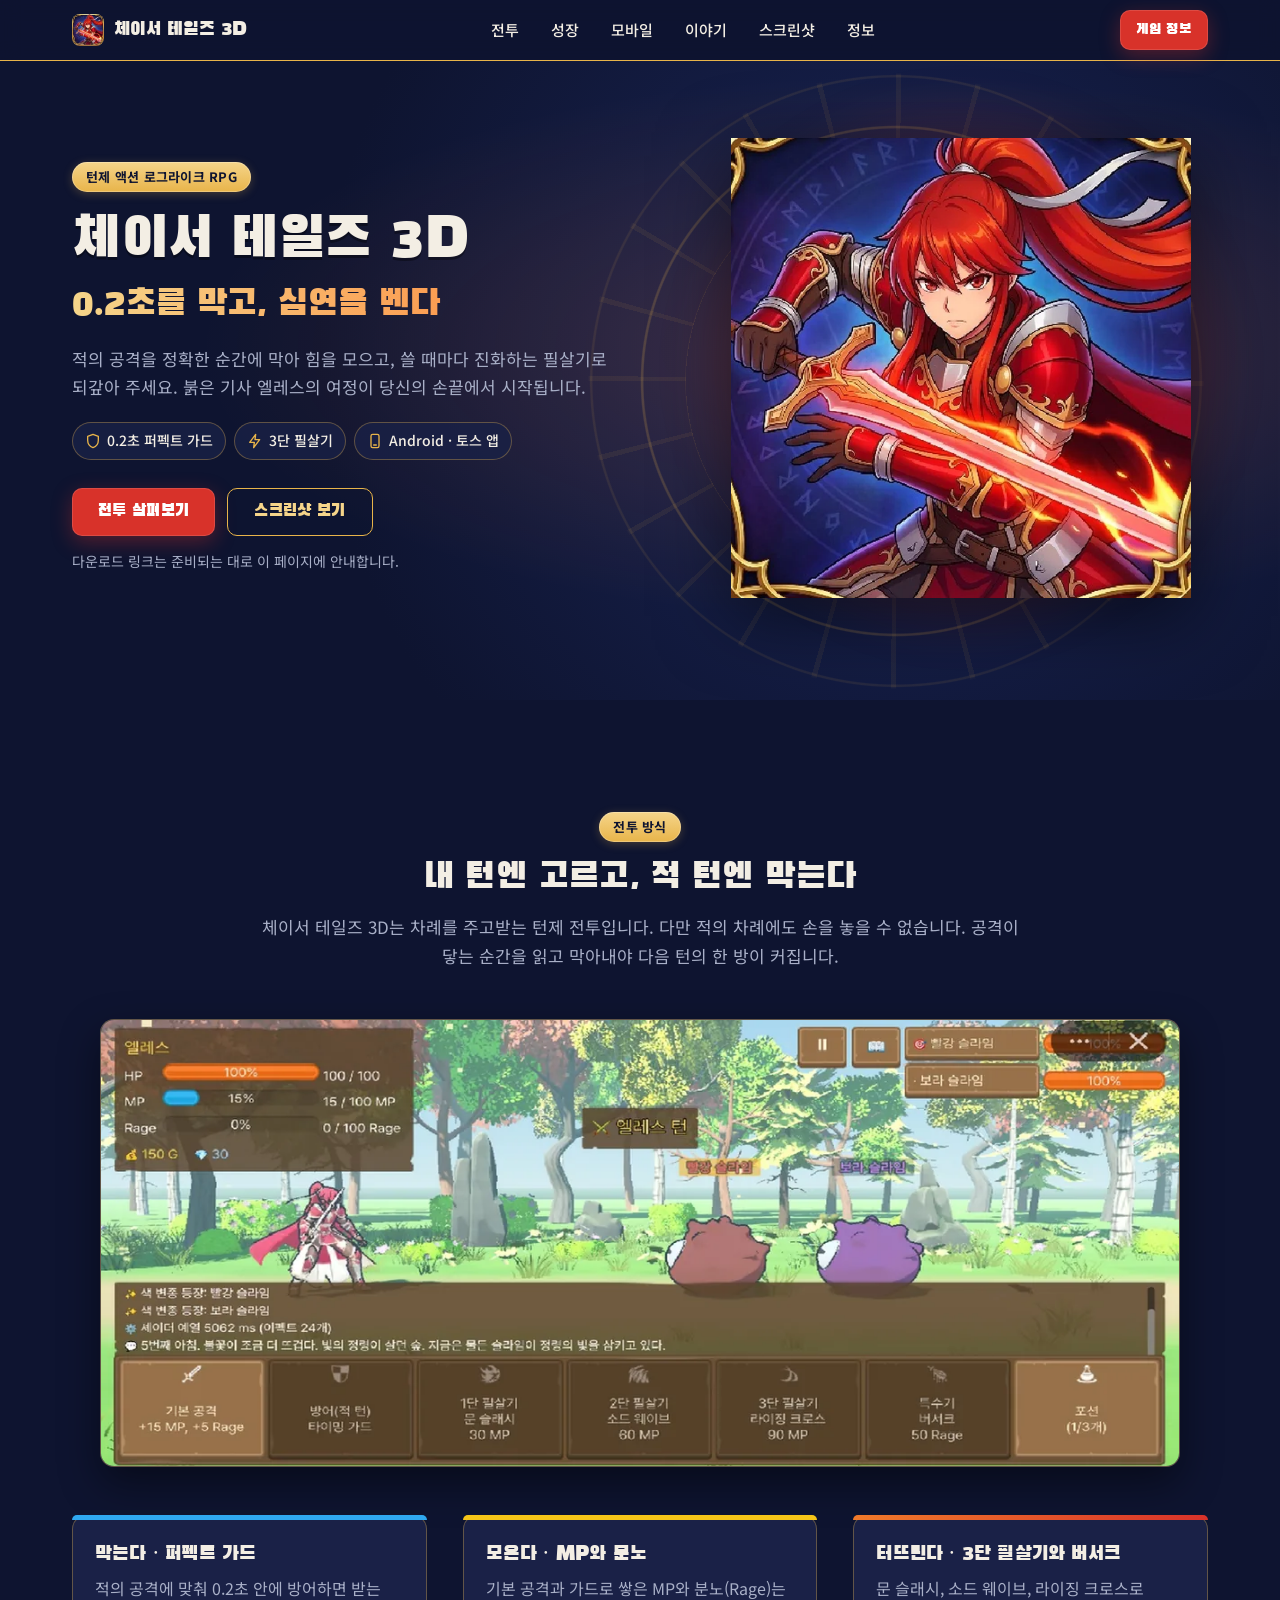
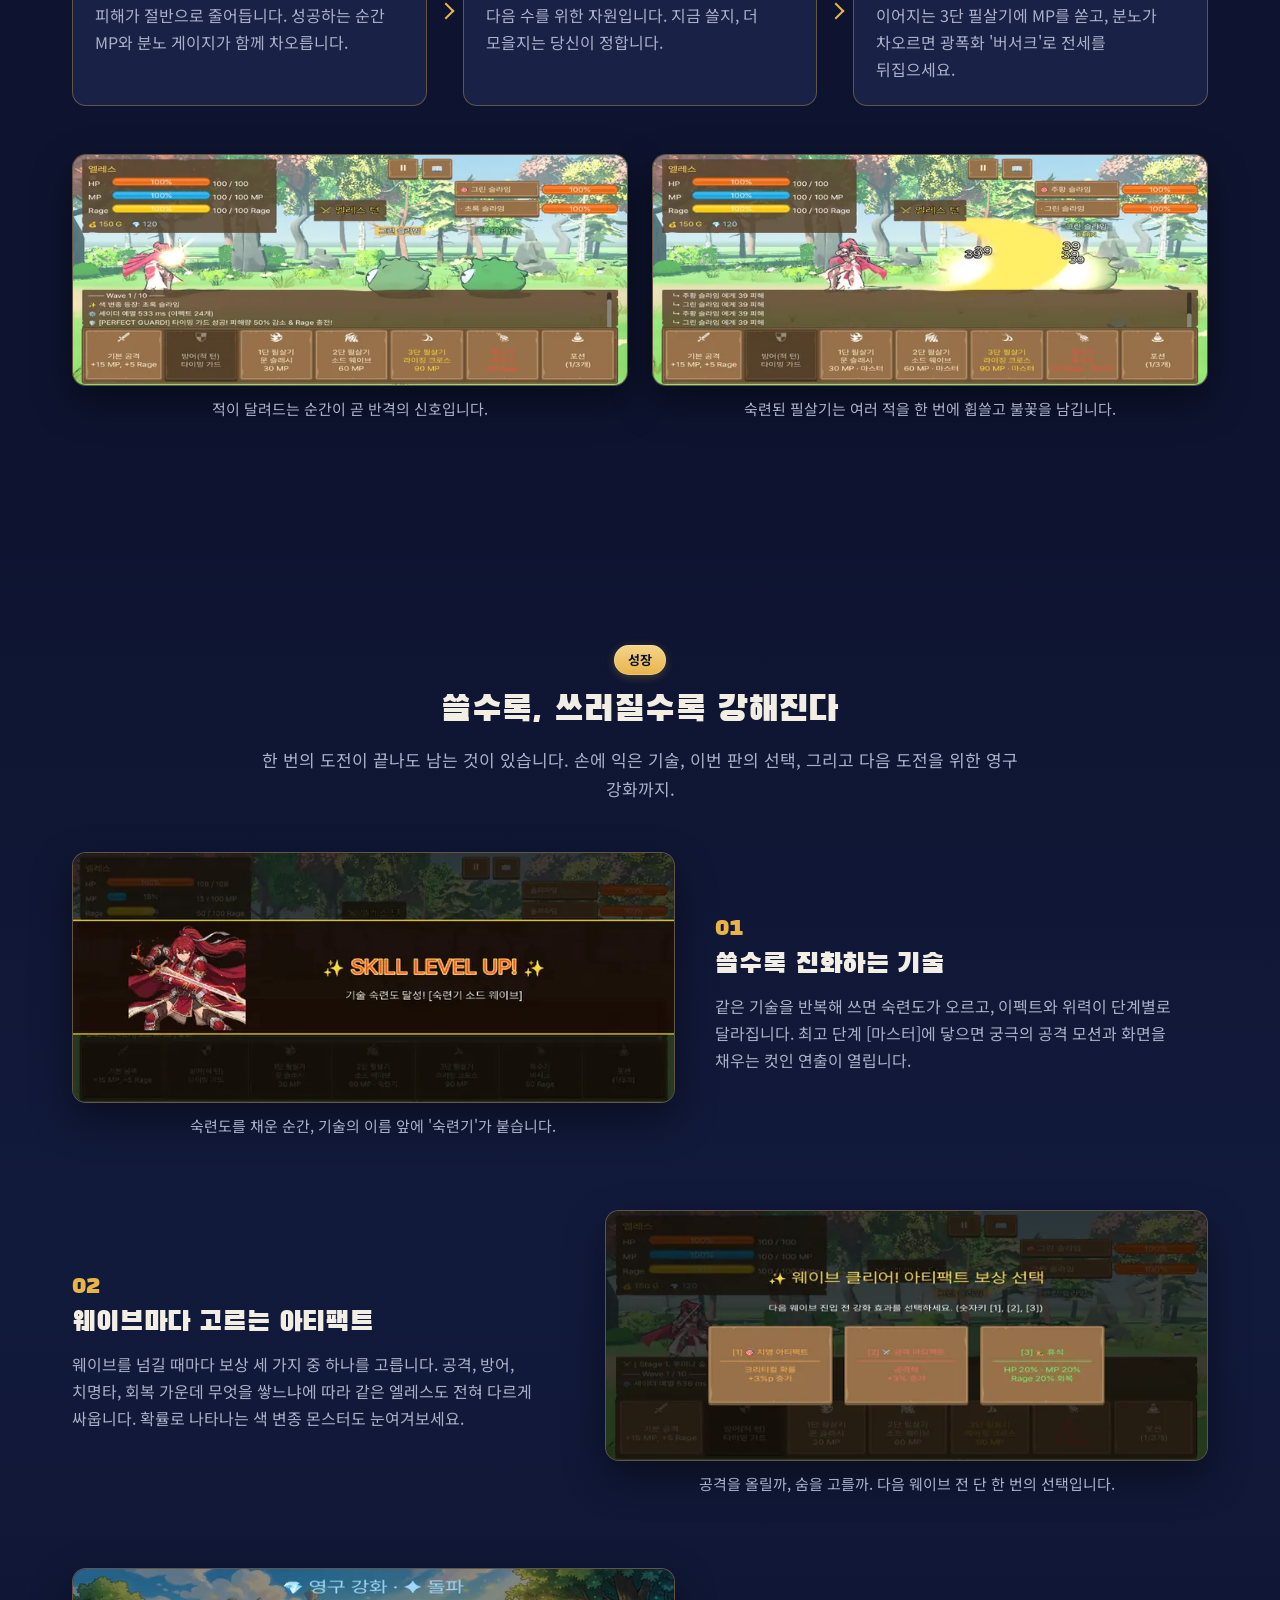
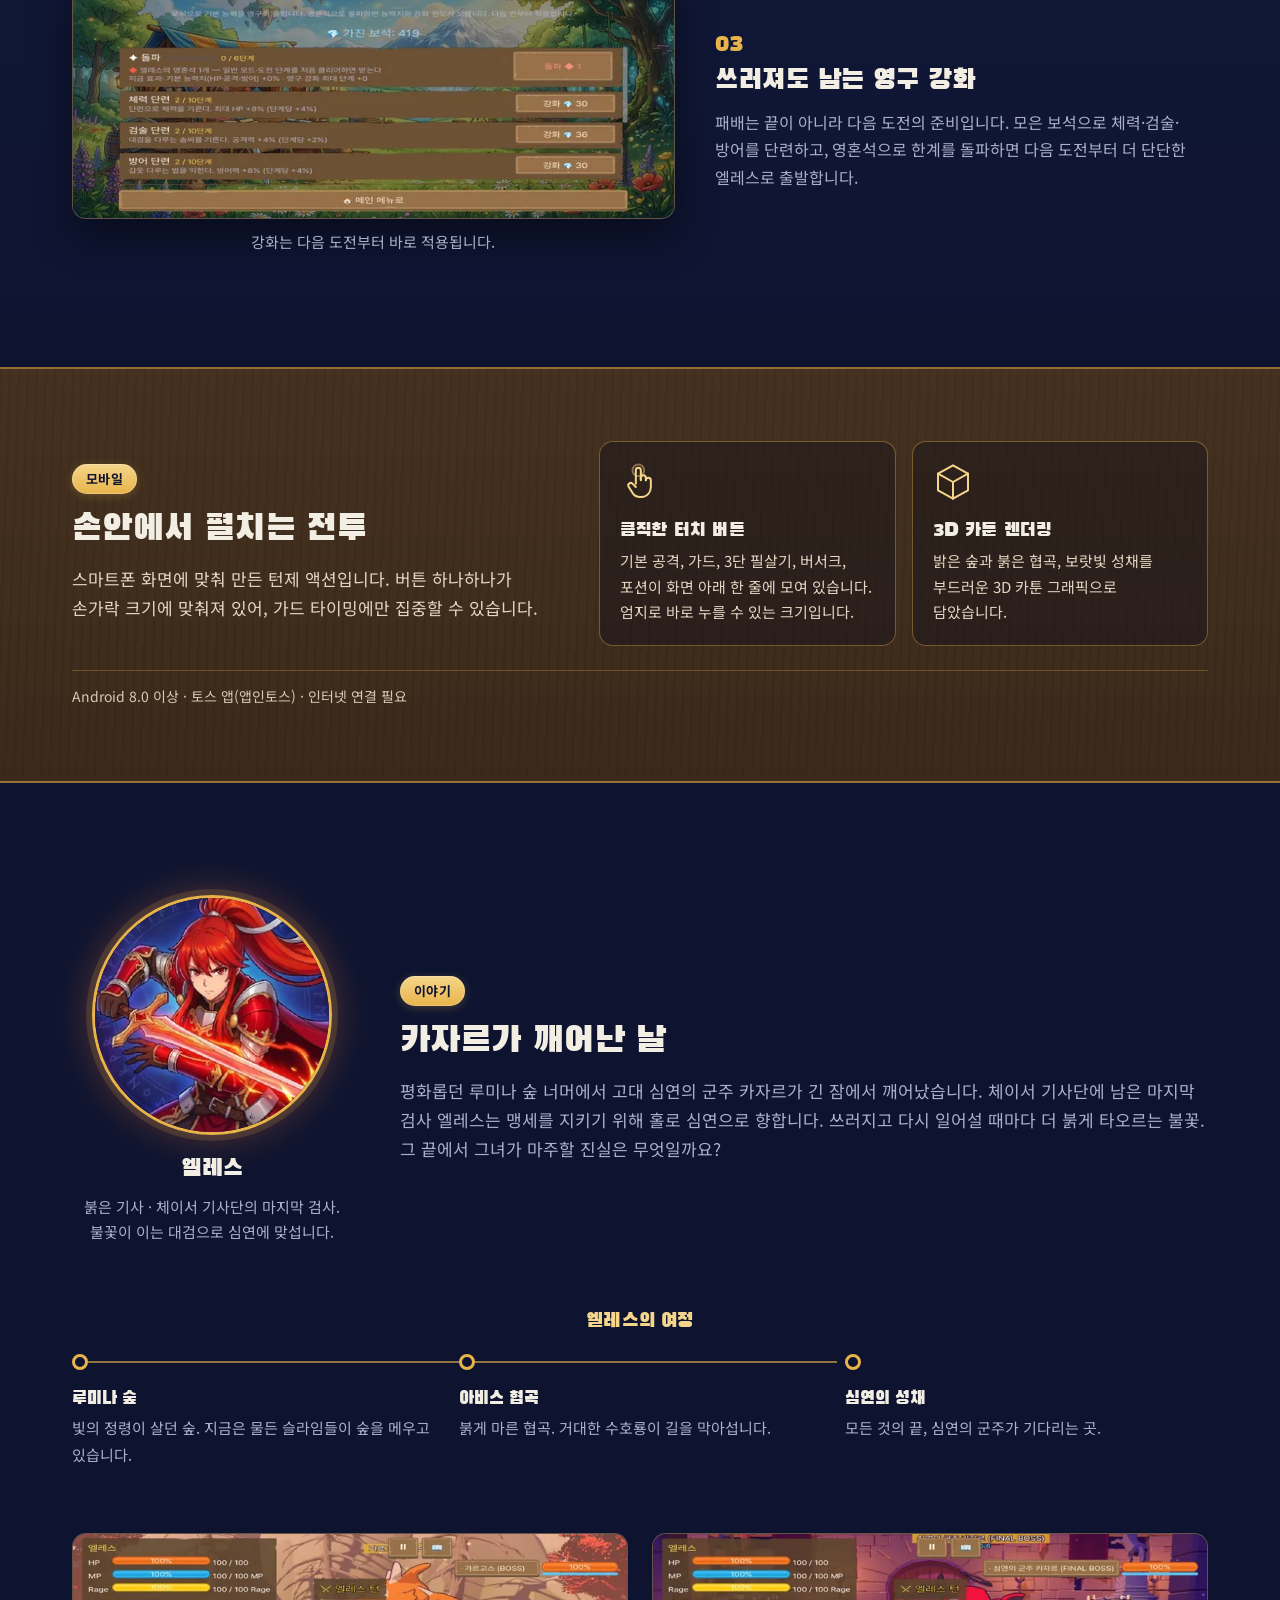
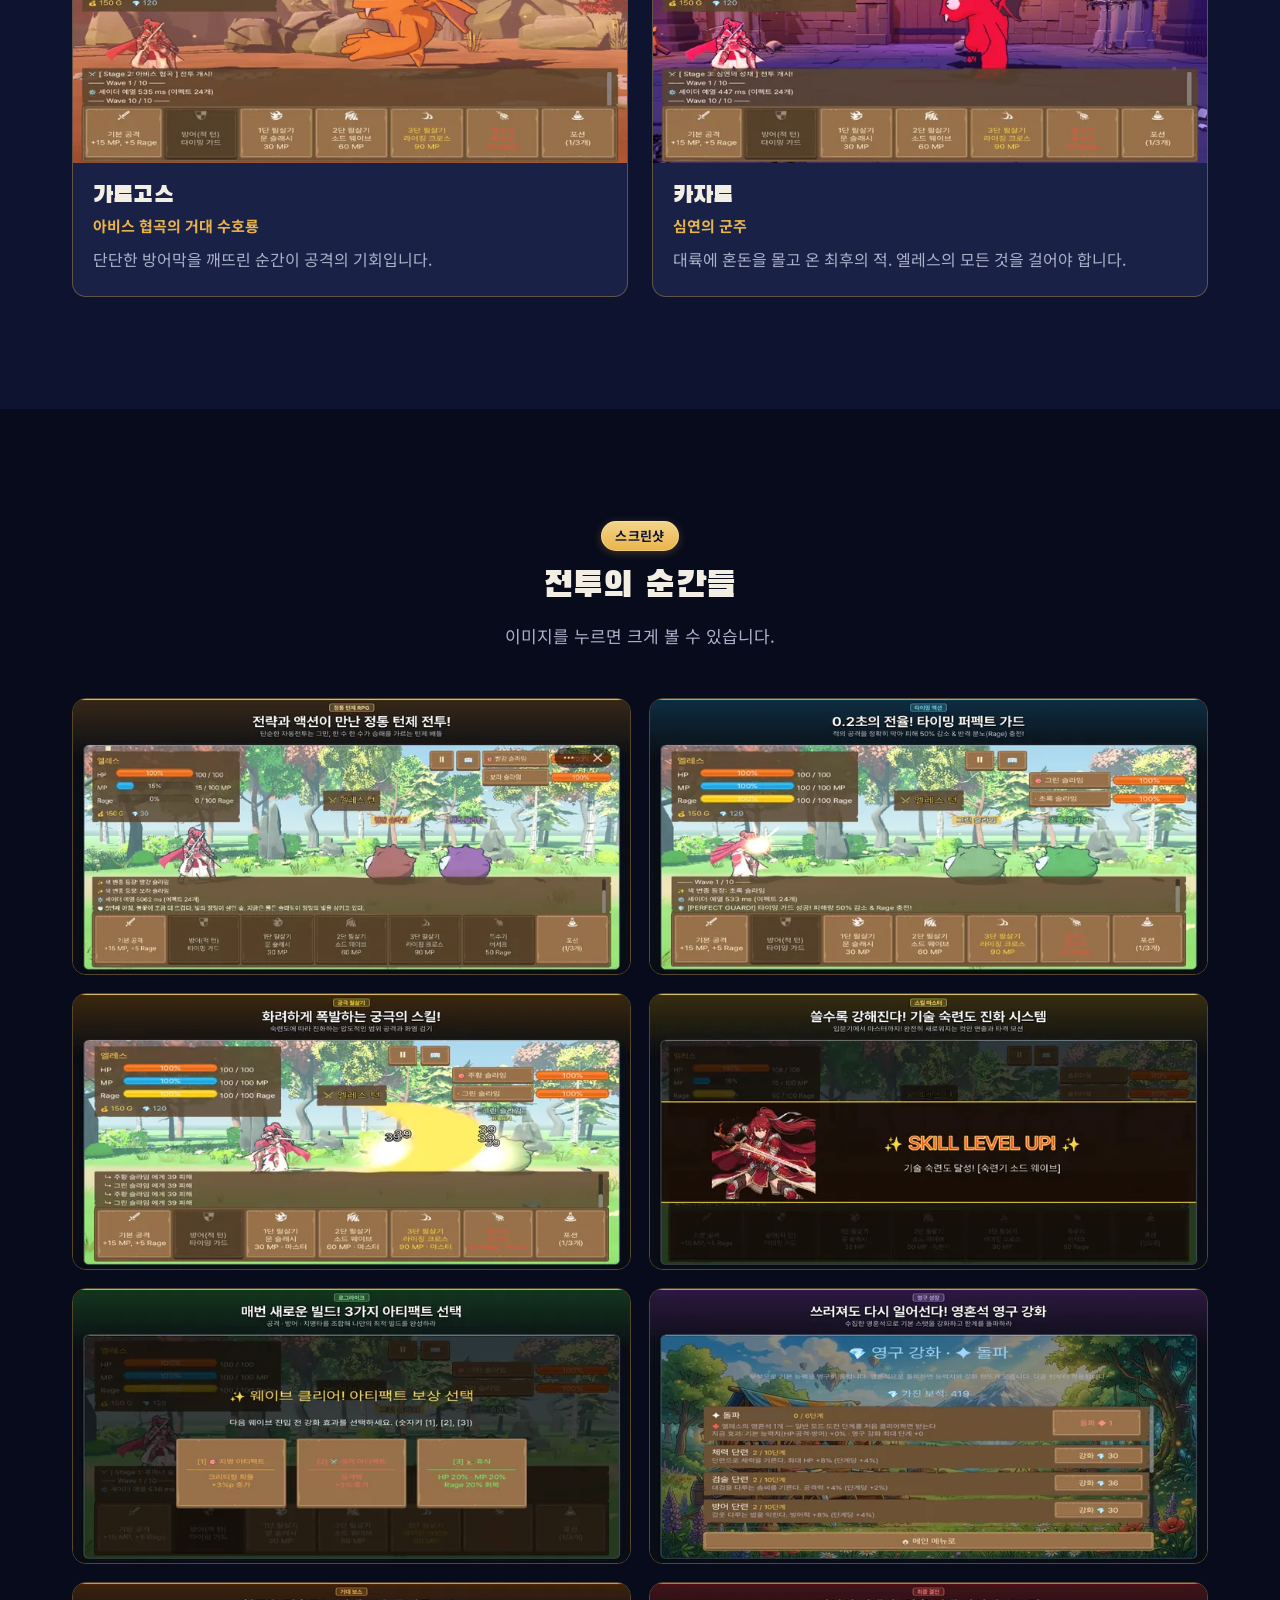
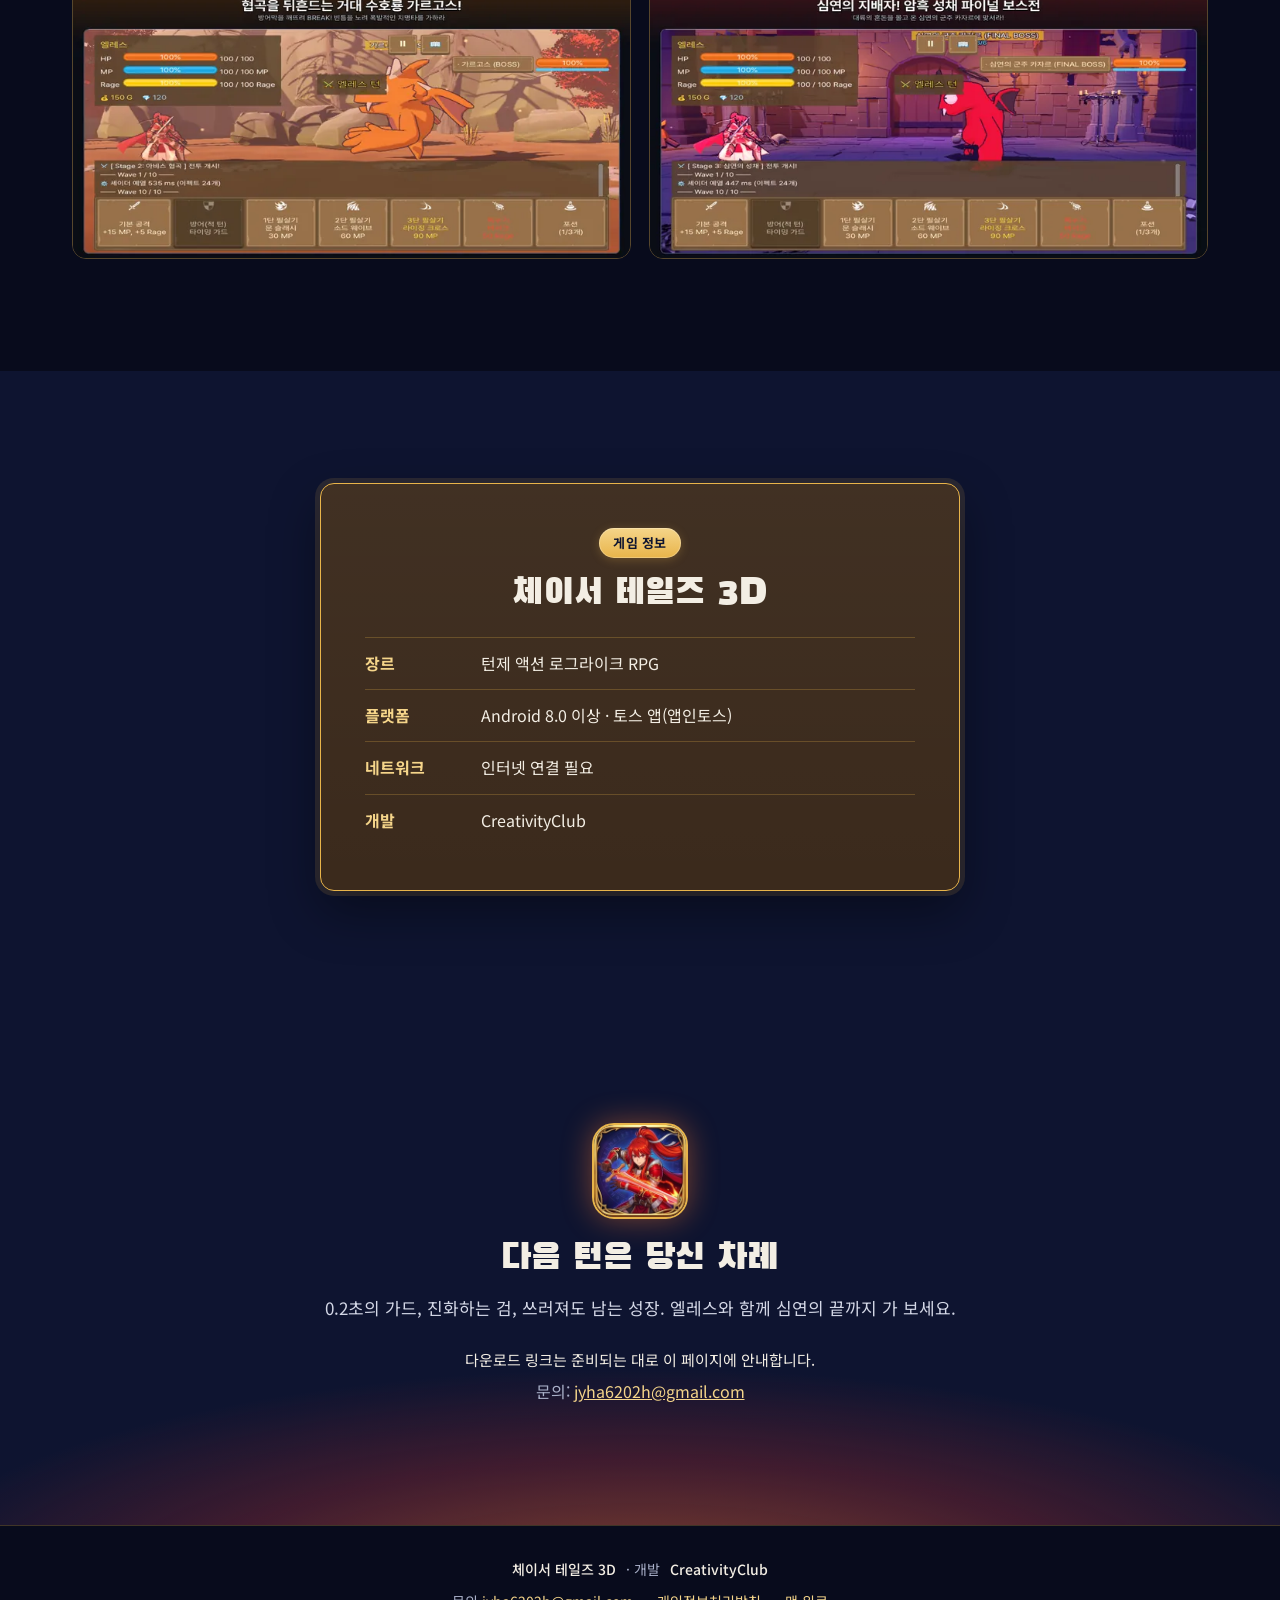
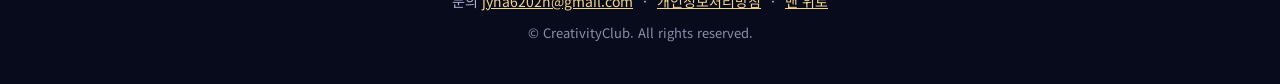
<file: site/index.html>
<!doctype html>
<html lang="ko" class="no-js">
<head>
  <meta charset="utf-8">
  <meta name="viewport" content="width=device-width, initial-scale=1">
  <title>체이서 테일즈 3D — 0.2초 가드의 턴제 액션 로그라이크 RPG</title>
  <meta name="description" content="적의 공격을 0.2초 타이밍으로 막고, 쓸수록 진화하는 필살기로 심연을 돌파하세요. 웨이브마다 아티팩트를 골라 빌드를 완성하는 3D 카툰 턴제 액션 로그라이크 RPG, 체이서 테일즈 3D.">
  <meta name="theme-color" content="#0E1430">
  <link rel="canonical" href="https://jyha6202h.github.io/chaser-tales/">

  <meta property="og:type" content="website">
  <meta property="og:site_name" content="체이서 테일즈 3D">
  <meta property="og:title" content="체이서 테일즈 3D — 0.2초를 막고, 심연을 벤다">
  <meta property="og:description" content="막고, 모으고, 터뜨리는 턴제 액션 로그라이크 RPG. 쓸수록 진화하는 기술로 심연의 군주에 맞서세요.">
  <meta property="og:url" content="https://jyha6202h.github.io/chaser-tales/">
  <meta property="og:image" content="https://jyha6202h.github.io/chaser-tales/assets/img/og-image.png">
  <meta property="og:image:width" content="1024">
  <meta property="og:image:height" content="500">
  <meta property="og:image:alt" content="쓸수록 강해진다! 기술 숙련도 진화 시스템 — 엘레스의 SKILL LEVEL UP 화면">
  <meta property="og:locale" content="ko_KR">
  <meta name="twitter:card" content="summary_large_image">

  <link rel="icon" type="image/png" sizes="32x32" href="assets/icons/favicon-32.png">
  <link rel="apple-touch-icon" href="assets/icons/apple-touch-icon.png">

  <link rel="preconnect" href="https://fonts.googleapis.com">
  <link rel="preconnect" href="https://fonts.gstatic.com" crossorigin>
  <link rel="stylesheet" href="https://fonts.googleapis.com/css2?family=Black+Han+Sans&family=Noto+Sans+KR:wght@400;500;700&display=swap">
  <link rel="stylesheet" href="css/style.css">
  <script>document.documentElement.className = 'js';</script>
  <script src="js/main.js" defer></script>
</head>
<body id="top">
  <a class="skip-link" href="#main">본문으로 건너뛰기</a>

  <!-- 0. 상단 내비게이션 -->
  <header class="site-header">
    <div class="container nav-bar">
      <a class="brand" href="#top">
        <img src="assets/img/logo-icon.webp" width="32" height="32" alt="">
        <span>체이서 테일즈 3D</span>
      </a>
      <button class="nav-toggle" type="button" aria-expanded="false" aria-controls="site-nav" aria-label="메뉴 열기">
        <span class="nav-toggle-bar" aria-hidden="true"></span>
      </button>
      <nav id="site-nav" class="site-nav" aria-label="주요 메뉴">
        <ul>
          <li><a href="#battle">전투</a></li>
          <li><a href="#growth">성장</a></li>
          <li><a href="#mobile">모바일</a></li>
          <li><a href="#story">이야기</a></li>
          <li><a href="#gallery">스크린샷</a></li>
          <li><a href="#info">정보</a></li>
        </ul>
      </nav>
      <!-- 스토어 URL이 정해지면 js/main.js의 STORE_LINKS에 넣는다. 비어 있으면 아래 대체 버튼이 그대로 보인다. -->
      <a class="btn btn-primary btn-sm nav-cta" href="#info" data-store-cta="nav">게임 정보</a>
    </div>
  </header>

  <main id="main">
    <!-- 1. 히어로 -->
    <section id="hero" class="hero" aria-labelledby="hero-title">
      <div class="hero-rune" aria-hidden="true"></div>
      <div class="container hero-grid">
        <div class="hero-art">
          <div class="hero-glow" aria-hidden="true"></div>
          <img src="assets/img/keyart.webp" width="600" height="600" alt="불꽃이 이는 검을 든 붉은 머리의 기사 엘레스" fetchpriority="high">
        </div>
        <div class="hero-text">
          <p class="badge">턴제 액션 로그라이크 RPG</p>
          <h1 id="hero-title" class="hero-title">체이서 테일즈 3D</h1>
          <p class="hero-headline">0.2초를 막고, 심연을 벤다</p>
          <p class="hero-sub">적의 공격을 정확한 순간에 막아 힘을 모으고, 쓸 때마다 진화하는 필살기로 되갚아 주세요. 붉은 기사 엘레스의 여정이 당신의 손끝에서 시작됩니다.</p>
          <ul class="chips">
            <li>
              <svg viewBox="0 0 24 24" aria-hidden="true"><path d="M12 2 4 5v6c0 5 3.4 9.4 8 11 4.6-1.6 8-6 8-11V5l-8-3Z"/></svg>
              0.2초 퍼펙트 가드
            </li>
            <li>
              <svg viewBox="0 0 24 24" aria-hidden="true"><path d="M13 2 4 14h7l-1 8 9-12h-7l1-8Z"/></svg>
              3단 필살기
            </li>
            <li>
              <svg viewBox="0 0 24 24" aria-hidden="true"><rect x="6" y="2" width="12" height="20" rx="2.5"/><path d="M10 18h4"/></svg>
              Android · 토스 앱
            </li>
          </ul>
          <div class="hero-actions">
            <a class="btn btn-primary" href="#battle" data-store-cta="hero">전투 살펴보기</a>
            <a class="btn btn-outline" href="#gallery">스크린샷 보기</a>
          </div>
          <p class="store-note" data-store-fallback>다운로드 링크는 준비되는 대로 이 페이지에 안내합니다.</p>
        </div>
      </div>
    </section>

    <!-- 2. 전투 한눈에 -->
    <section id="battle" class="section" aria-labelledby="battle-title">
      <div class="container">
        <header class="section-head reveal">
          <p class="badge">전투 방식</p>
          <h2 id="battle-title">내 턴엔 고르고, 적 턴엔 막는다</h2>
          <p class="lead">체이서 테일즈 3D는 차례를 주고받는 턴제 전투입니다. 다만 적의 차례에도 손을 놓을 수 없습니다. 공격이 닿는 순간을 읽고 막아내야 다음 턴의 한 방이 커집니다.</p>
        </header>

        <figure class="shot shot-main reveal">
          <img src="assets/img/combat-turn-shot-1200.webp"
               srcset="assets/img/combat-turn-shot-720.webp 720w, assets/img/combat-turn-shot-1200.webp 1200w"
               sizes="(min-width: 1200px) 1080px, 92vw"
               width="1200" height="496" loading="lazy"
               alt="루미나 숲에서 엘레스가 빨강·보라 슬라임과 마주한 턴제 전투 화면. 하단에 기본 공격, 타이밍 가드, 3단 필살기, 버서크, 포션 버튼이 있다">
        </figure>

        <ol class="steps">
          <li class="step step-guard reveal">
            <h3>막는다 · 퍼펙트 가드</h3>
            <p>적의 공격에 맞춰 0.2초 안에 방어하면 받는 피해가 절반으로 줄어듭니다. 성공하는 순간 MP와 분노 게이지가 함께 차오릅니다.</p>
          </li>
          <li class="step step-charge reveal">
            <h3>모은다 · MP와 분노</h3>
            <p>기본 공격과 가드로 쌓은 MP와 분노(Rage)는 다음 수를 위한 자원입니다. 지금 쓸지, 더 모을지는 당신이 정합니다.</p>
          </li>
          <li class="step step-burst reveal">
            <h3>터뜨린다 · 3단 필살기와 버서크</h3>
            <p>문 슬래시, 소드 웨이브, 라이징 크로스로 이어지는 3단 필살기에 MP를 쏟고, 분노가 차오르면 광폭화 '버서크'로 전세를 뒤집으세요.</p>
          </li>
        </ol>

        <div class="shot-pair">
          <figure class="shot reveal">
            <img src="assets/img/perfect-guard-shot-720.webp"
                 srcset="assets/img/perfect-guard-shot-720.webp 720w, assets/img/perfect-guard-shot-1200.webp 1200w"
                 sizes="(min-width: 768px) 46vw, 92vw"
                 width="720" height="298" loading="lazy"
                 alt="엘레스가 슬라임의 공격을 타이밍 가드로 막아내는 장면">
            <figcaption>적이 달려드는 순간이 곧 반격의 신호입니다.</figcaption>
          </figure>
          <figure class="shot reveal">
            <img src="assets/img/skill-action-shot-720.webp"
                 srcset="assets/img/skill-action-shot-720.webp 720w, assets/img/skill-action-shot-1200.webp 1200w"
                 sizes="(min-width: 768px) 46vw, 92vw"
                 width="720" height="298" loading="lazy"
                 alt="엘레스의 범위 필살기가 두 슬라임을 동시에 타격하며 화염 상태를 거는 장면">
            <figcaption>숙련된 필살기는 여러 적을 한 번에 휩쓸고 불꽃을 남깁니다.</figcaption>
          </figure>
        </div>
      </div>
    </section>

    <!-- 3. 핵심 기능: 성장 -->
    <section id="growth" class="section section-alt" aria-labelledby="growth-title">
      <div class="container">
        <header class="section-head reveal">
          <p class="badge">성장</p>
          <h2 id="growth-title">쓸수록, 쓰러질수록 강해진다</h2>
          <p class="lead">한 번의 도전이 끝나도 남는 것이 있습니다. 손에 익은 기술, 이번 판의 선택, 그리고 다음 도전을 위한 영구 강화까지.</p>
        </header>

        <div class="features">
          <article class="feature reveal">
            <figure class="shot">
              <img src="assets/img/skill-mastery-shot-720.webp"
                   srcset="assets/img/skill-mastery-shot-720.webp 720w, assets/img/skill-mastery-shot-1200.webp 1200w"
                   sizes="(min-width: 1200px) 620px, (min-width: 768px) 54vw, 92vw"
                   width="720" height="298" loading="lazy"
                   alt="전투 중 'SKILL LEVEL UP' 배너와 함께 엘레스의 컷인이 나타나고 '숙련기 소드 웨이브' 달성을 알리는 화면">
              <figcaption>숙련도를 채운 순간, 기술의 이름 앞에 '숙련기'가 붙습니다.</figcaption>
            </figure>
            <div class="feature-text">
              <p class="feature-num" aria-hidden="true">01</p>
              <h3>쓸수록 진화하는 기술</h3>
              <p>같은 기술을 반복해 쓰면 숙련도가 오르고, 이펙트와 위력이 단계별로 달라집니다. 최고 단계 [마스터]에 닿으면 궁극의 공격 모션과 화면을 채우는 컷인 연출이 열립니다.</p>
            </div>
          </article>

          <article class="feature reveal">
            <figure class="shot">
              <img src="assets/img/artifact-select-shot-720.webp"
                   srcset="assets/img/artifact-select-shot-720.webp 720w, assets/img/artifact-select-shot-1200.webp 1200w"
                   sizes="(min-width: 1200px) 620px, (min-width: 768px) 54vw, 92vw"
                   width="720" height="298" loading="lazy"
                   alt="웨이브 클리어 후 치명 아티팩트, 공격 아티팩트, 휴식 중 하나를 고르는 보상 선택 화면">
              <figcaption>공격을 올릴까, 숨을 고를까. 다음 웨이브 전 단 한 번의 선택입니다.</figcaption>
            </figure>
            <div class="feature-text">
              <p class="feature-num" aria-hidden="true">02</p>
              <h3>웨이브마다 고르는 아티팩트</h3>
              <p>웨이브를 넘길 때마다 보상 세 가지 중 하나를 고릅니다. 공격, 방어, 치명타, 회복 가운데 무엇을 쌓느냐에 따라 같은 엘레스도 전혀 다르게 싸웁니다. 확률로 나타나는 색 변종 몬스터도 눈여겨보세요.</p>
            </div>
          </article>

          <article class="feature reveal">
            <figure class="shot">
              <img src="assets/img/meta-upgrade-shot-720.webp"
                   srcset="assets/img/meta-upgrade-shot-720.webp 720w, assets/img/meta-upgrade-shot-1200.webp 1200w"
                   sizes="(min-width: 1200px) 620px, (min-width: 768px) 54vw, 92vw"
                   width="720" height="298" loading="lazy"
                   alt="보석으로 체력 단련, 검술 단련, 방어 단련을 올리고 영혼석으로 돌파하는 영구 강화 화면">
              <figcaption>강화는 다음 도전부터 바로 적용됩니다.</figcaption>
            </figure>
            <div class="feature-text">
              <p class="feature-num" aria-hidden="true">03</p>
              <h3>쓰러져도 남는 영구 강화</h3>
              <p>패배는 끝이 아니라 다음 도전의 준비입니다. 모은 보석으로 체력·검술·방어를 단련하고, 영혼석으로 한계를 돌파하면 다음 도전부터 더 단단한 엘레스로 출발합니다.</p>
            </div>
          </article>
        </div>
      </div>
    </section>

    <!-- 4. 모바일 플레이 블록 -->
    <section id="mobile" class="section-band" aria-labelledby="mobile-title">
      <div class="container band-grid">
        <div class="band-text reveal">
          <p class="badge">모바일</p>
          <h2 id="mobile-title">손안에서 펼치는 전투</h2>
          <p class="lead">스마트폰 화면에 맞춰 만든 턴제 액션입니다. 버튼 하나하나가 손가락 크기에 맞춰져 있어, 가드 타이밍에만 집중할 수 있습니다.</p>
        </div>
        <ul class="band-cards">
          <li class="band-card reveal">
            <svg viewBox="0 0 48 48" aria-hidden="true">
              <path d="M19 26V10a3 3 0 0 1 6 0v12"/>
              <path d="M25 21v-2a3 3 0 0 1 6 0v3"/>
              <path d="M31 22a3 3 0 0 1 6 0v8c0 7-5 12-11 12h-2c-4 0-7-2-9-5l-5-8a3 3 0 0 1 5-3l4 4"/>
              <circle cx="22" cy="10" r="7" opacity=".45"/>
            </svg>
            <h3>큼직한 터치 버튼</h3>
            <p>기본 공격, 가드, 3단 필살기, 버서크, 포션이 화면 아래 한 줄에 모여 있습니다. 엄지로 바로 누를 수 있는 크기입니다.</p>
          </li>
          <li class="band-card reveal">
            <svg viewBox="0 0 48 48" aria-hidden="true">
              <path d="M24 4 42 14v20L24 44 6 34V14L24 4Z"/>
              <path d="M6 14l18 10 18-10M24 24v20"/>
            </svg>
            <h3>3D 카툰 렌더링</h3>
            <p>밝은 숲과 붉은 협곡, 보랏빛 성채를 부드러운 3D 카툰 그래픽으로 담았습니다.</p>
          </li>
        </ul>
        <p class="band-spec">Android 8.0 이상 · 토스 앱(앱인토스) · 인터넷 연결 필요</p>
      </div>
    </section>

    <!-- 5. 세계관·보스 (간결형) -->
    <section id="story" class="section" aria-labelledby="story-title">
      <div class="container">
        <div class="story-top reveal">
          <div class="hero-card">
            <img src="assets/img/keyart-240.webp" width="240" height="240" loading="lazy" alt="붉은 기사 엘레스의 초상">
            <p class="hero-card-name">엘레스</p>
            <p class="hero-card-desc">붉은 기사 · 체이서 기사단의 마지막 검사. 불꽃이 이는 대검으로 심연에 맞섭니다.</p>
          </div>
          <div class="story-text">
            <p class="badge">이야기</p>
            <h2 id="story-title">카자르가 깨어난 날</h2>
            <p class="lead">평화롭던 루미나 숲 너머에서 고대 심연의 군주 카자르가 긴 잠에서 깨어났습니다. 체이서 기사단에 남은 마지막 검사 엘레스는 맹세를 지키기 위해 홀로 심연으로 향합니다. 쓰러지고 다시 일어설 때마다 더 붉게 타오르는 불꽃. 그 끝에서 그녀가 마주할 진실은 무엇일까요?</p>
          </div>
        </div>

        <div class="journey reveal">
          <h3 class="journey-title">엘레스의 여정</h3>
          <ol class="timeline">
            <li><strong>루미나 숲</strong><span>빛의 정령이 살던 숲. 지금은 물든 슬라임들이 숲을 메우고 있습니다.</span></li>
            <li><strong>아비스 협곡</strong><span>붉게 마른 협곡. 거대한 수호룡이 길을 막아섭니다.</span></li>
            <li><strong>심연의 성채</strong><span>모든 것의 끝, 심연의 군주가 기다리는 곳.</span></li>
          </ol>
        </div>

        <div class="bosses">
          <article class="boss reveal">
            <img src="assets/img/dragon-boss-shot-720.webp"
                 srcset="assets/img/dragon-boss-shot-720.webp 720w, assets/img/dragon-boss-shot-1200.webp 1200w"
                 sizes="(min-width: 768px) 46vw, 92vw"
                 width="720" height="298" loading="lazy"
                 alt="붉은 협곡에서 엘레스가 주황빛 거대 수호룡 가르고스와 맞서는 보스전 화면">
            <div class="boss-body">
              <h3>가르고스</h3>
              <p class="boss-sub">아비스 협곡의 거대 수호룡</p>
              <p>단단한 방어막을 깨뜨린 순간이 공격의 기회입니다.</p>
            </div>
          </article>
          <article class="boss reveal">
            <img src="assets/img/final-boss-shot-720.webp"
                 srcset="assets/img/final-boss-shot-720.webp 720w, assets/img/final-boss-shot-1200.webp 1200w"
                 sizes="(min-width: 768px) 46vw, 92vw"
                 width="720" height="298" loading="lazy"
                 alt="보랏빛 성채 안에서 엘레스가 붉은 날개의 심연의 군주 카자르와 대치한 최종 보스전 화면">
            <div class="boss-body">
              <h3>카자르</h3>
              <p class="boss-sub">심연의 군주</p>
              <p>대륙에 혼돈을 몰고 온 최후의 적. 엘레스의 모든 것을 걸어야 합니다.</p>
            </div>
          </article>
        </div>
      </div>
    </section>

    <!-- 6. 스크린샷 갤러리 -->
    <section id="gallery" class="section section-deep" aria-labelledby="gallery-title">
      <div class="container">
        <header class="section-head reveal">
          <p class="badge">스크린샷</p>
          <h2 id="gallery-title">전투의 순간들</h2>
          <p class="lead">이미지를 누르면 크게 볼 수 있습니다.</p>
        </header>
        <ul class="gallery-grid">
          <li><a class="gallery-item" href="assets/img/promo-08-1504.webp"><img src="assets/img/promo-08-720.webp" width="720" height="355" loading="lazy" alt="전략과 액션이 만난 정통 턴제 전투! 단순한 자동전투는 그만, 한 수 한 수가 승패를 가르는 턴제 배틀"></a></li>
          <li><a class="gallery-item" href="assets/img/promo-02-1504.webp"><img src="assets/img/promo-02-720.webp" width="720" height="355" loading="lazy" alt="0.2초의 전율! 타이밍 퍼펙트 가드. 적의 공격을 정확히 막아 피해 50% 감소 &amp; 반격 분노(Rage) 충전!"></a></li>
          <li><a class="gallery-item" href="assets/img/promo-01-1504.webp"><img src="assets/img/promo-01-720.webp" width="720" height="355" loading="lazy" alt="화려하게 폭발하는 궁극의 스킬! 숙련도에 따라 진화하는 압도적인 범위 공격과 화염 검기"></a></li>
          <li><a class="gallery-item" href="assets/img/promo-07-1504.webp"><img src="assets/img/promo-07-720.webp" width="720" height="355" loading="lazy" alt="쓸수록 강해진다! 기술 숙련도 진화 시스템. 입문기에서 마스터까지! 완전히 새로워지는 컷인 연출과 타격 모션"></a></li>
          <li><a class="gallery-item" href="assets/img/promo-05-1504.webp"><img src="assets/img/promo-05-720.webp" width="720" height="355" loading="lazy" alt="매번 새로운 빌드! 3가지 아티팩트 선택. 공격 · 방어 · 치명타를 조합해 나만의 최적 빌드를 완성하라"></a></li>
          <li><a class="gallery-item" href="assets/img/promo-06-1504.webp"><img src="assets/img/promo-06-720.webp" width="720" height="355" loading="lazy" alt="쓰러져도 다시 일어선다! 영혼석 영구 강화. 수집한 영혼석으로 기본 스탯을 강화하고 한계를 돌파하라"></a></li>
          <li><a class="gallery-item" href="assets/img/promo-04-1504.webp"><img src="assets/img/promo-04-720.webp" width="720" height="355" loading="lazy" alt="협곡을 뒤흔드는 거대 수호룡 가르고스! 방어막을 깨뜨려 BREAK! 빈틈을 노려 폭발적인 치명타를 가하라"></a></li>
          <li><a class="gallery-item" href="assets/img/promo-03-1504.webp"><img src="assets/img/promo-03-720.webp" width="720" height="355" loading="lazy" alt="심연의 지배자! 암흑 성채 파이널 보스전. 대륙의 혼돈을 몰고 온 심연의 군주 카자르에 맞서라!"></a></li>
        </ul>
      </div>
    </section>

    <!-- 7. 게임 정보 -->
    <section id="info" class="section" aria-labelledby="info-title">
      <div class="container">
        <div class="info-card reveal">
          <p class="badge">게임 정보</p>
          <h2 id="info-title">체이서 테일즈 3D</h2>
          <dl class="info-list">
            <div><dt>장르</dt><dd>턴제 액션 로그라이크 RPG</dd></div>
            <div><dt>플랫폼</dt><dd>Android 8.0 이상 · 토스 앱(앱인토스)</dd></div>
            <div><dt>네트워크</dt><dd>인터넷 연결 필요</dd></div>
            <div><dt>개발</dt><dd>CreativityClub</dd></div>
            <!-- 값이 확정되면 hidden을 지우고 값을 넣는다: 출시일, 가격·인앱 결제 여부 -->
            <div hidden><dt>출시일</dt><dd></dd></div>
            <div hidden><dt>가격</dt><dd></dd></div>
            <!-- 스토어 행은 js/main.js의 STORE_LINKS에 URL이 있을 때만 자동으로 나타난다 -->
            <div hidden data-store-row><dt>스토어</dt><dd data-store-list></dd></div>
          </dl>
        </div>
      </div>
    </section>

    <!-- 8. 최종 CTA -->
    <section id="download" class="final-cta" aria-labelledby="download-title">
      <div class="container final-inner reveal">
        <img src="assets/img/logo-icon-192.webp" width="96" height="96" loading="lazy" alt="체이서 테일즈 3D 앱 아이콘">
        <h2 id="download-title">다음 턴은 당신 차례</h2>
        <p class="lead">0.2초의 가드, 진화하는 검, 쓰러져도 남는 성장. 엘레스와 함께 심연의 끝까지 가 보세요.</p>
        <div class="final-actions" data-store-buttons hidden></div>
        <div data-store-fallback>
          <p class="store-note">다운로드 링크는 준비되는 대로 이 페이지에 안내합니다.</p>
          <p class="contact">문의: <a href="mailto:jyha6202h@gmail.com">jyha6202h@gmail.com</a></p>
        </div>
        <!-- 커뮤니티(디스코드·SNS) 링크는 생기기 전까지 영역을 두지 않는다 -->
      </div>
    </section>
  </main>

  <!-- 9. 푸터 -->
  <footer class="site-footer">
    <div class="container footer-inner">
      <p><strong>체이서 테일즈 3D</strong> · 개발 <strong>CreativityClub</strong></p>
      <p>
        <span>문의 <a href="mailto:jyha6202h@gmail.com">jyha6202h@gmail.com</a></span>
        <span aria-hidden="true">·</span>
        <a href="privacy-policy.html">개인정보처리방침</a>
        <span aria-hidden="true">·</span>
        <a href="#top">맨 위로</a>
      </p>
      <p class="copyright">© CreativityClub. All rights reserved.</p>
    </div>
  </footer>

  <!-- 라이트박스 (JS가 있을 때만 사용) -->
  <div class="lightbox" id="lightbox" role="dialog" aria-modal="true" aria-label="스크린샷 크게 보기" hidden>
    <button class="lb-btn lb-close" type="button" aria-label="닫기">
      <svg viewBox="0 0 24 24" aria-hidden="true"><path d="M6 6l12 12M18 6 6 18"/></svg>
    </button>
    <button class="lb-btn lb-prev" type="button" aria-label="이전 이미지">
      <svg viewBox="0 0 24 24" aria-hidden="true"><path d="M15 5l-7 7 7 7"/></svg>
    </button>
    <figure class="lb-figure">
      <img class="lb-img" src="assets/img/promo-08-720.webp" width="1504" height="741" alt="">
    </figure>
    <button class="lb-btn lb-next" type="button" aria-label="다음 이미지">
      <svg viewBox="0 0 24 24" aria-hidden="true"><path d="M9 5l7 7-7 7"/></svg>
    </button>
    <p class="lb-count" aria-live="polite"></p>
  </div>
</body>
</html>
</file>
<file: site/css/style.css>
/* 체이서 테일즈 3D 소개 사이트 — 색상 토큰은 기획서(02_planner_site-plan.md) 그대로 */
:root {
  --color-bg: #0E1430;
  --color-bg-deep: #080B1C;
  --color-surface: #1A2147;
  --color-surface-wood: #3B2A1C;
  --color-primary: #D8322A;
  --color-primary-hover: #F0473C;
  --color-flame: #FF7A2F;
  --color-gold: #E8B44A;
  --color-gold-soft: #F5D58A;
  --color-mp: #2FA8F0;
  --color-rage: #F5C518;
  --color-hp: #F07A2A;
  --color-text: #F3EEE4;
  --color-text-muted: #A9B0C8;
  --color-border: rgba(232, 180, 74, 0.35);

  --font-display: "Black Han Sans", "Noto Sans KR", sans-serif;
  --font-body: "Noto Sans KR", system-ui, -apple-system, "Apple SD Gothic Neo", "Malgun Gothic", sans-serif;
  --radius: 14px;
  --header-h: 60px;
  color-scheme: dark;
}

*, *::before, *::after { box-sizing: border-box; }

html { scroll-behavior: smooth; scroll-padding-top: calc(var(--header-h) + 8px); }

body {
  margin: 0;
  background: var(--color-bg);
  color: var(--color-text);
  font-family: var(--font-body);
  font-size: 1rem;
  line-height: 1.7;
  word-break: keep-all;
  overflow-wrap: break-word;
  -webkit-text-size-adjust: 100%;
}

img { display: block; max-width: 100%; height: auto; }
a { color: var(--color-gold-soft); }
a:hover { color: #fff; }
:focus-visible { outline: 3px solid var(--color-gold-soft); outline-offset: 3px; border-radius: 4px; }
h1, h2, h3 { font-family: var(--font-display); font-weight: 400; line-height: 1.25; margin: 0; letter-spacing: 0.01em; }
p { margin: 0; }
ul, ol { margin: 0; padding: 0; list-style: none; }
figure { margin: 0; }

.container { width: 100%; max-width: 1200px; margin: 0 auto; padding: 0 20px; }

.skip-link {
  position: absolute; left: 12px; top: -60px; z-index: 100;
  background: var(--color-gold); color: var(--color-bg); padding: 8px 14px; border-radius: 8px;
  font-weight: 700; text-decoration: none;
}
.skip-link:focus { top: 12px; }

/* ---------- 공통 요소 ---------- */
.badge {
  display: inline-block;
  padding: 4px 14px;
  border-radius: 999px;
  background: linear-gradient(180deg, var(--color-gold-soft), var(--color-gold));
  color: var(--color-bg);
  font-size: 0.8125rem;
  font-weight: 700;
  letter-spacing: 0.02em;
  box-shadow: 0 0 0 1px rgba(255, 255, 255, 0.25) inset, 0 2px 10px rgba(232, 180, 74, 0.25);
}

.btn {
  display: inline-flex; align-items: center; justify-content: center; gap: 8px;
  min-height: 48px; padding: 0 26px;
  border-radius: 10px;
  font-family: var(--font-display); font-size: 1.0625rem; letter-spacing: 0.02em;
  text-decoration: none; white-space: nowrap;
  transition: background-color 0.2s, color 0.2s, transform 0.2s, border-color 0.2s;
}
.btn-primary {
  background: var(--color-primary); color: #fff;
  box-shadow: 0 6px 20px rgba(216, 50, 42, 0.35), 0 0 0 1px rgba(255, 255, 255, 0.12) inset;
}
.btn-primary:hover { background: var(--color-primary-hover); color: #fff; transform: translateY(-1px); }
.btn-outline { border: 1.5px solid var(--color-gold); color: var(--color-gold-soft); background: rgba(14, 20, 48, 0.4); }
.btn-outline:hover { background: rgba(232, 180, 74, 0.12); color: #fff; }
.btn-sm { min-height: 40px; padding: 0 16px; font-size: 0.9375rem; }

.lead { color: var(--color-text-muted); font-size: clamp(1rem, 1.6vw, 1.0625rem); }

.section { padding: clamp(64px, 9vw, 112px) 0; }
.section-alt { background: linear-gradient(180deg, var(--color-bg) 0%, #121a3c 50%, var(--color-bg) 100%); }
.section-deep { background: var(--color-bg-deep); }

.section-head { max-width: 760px; margin: 0 auto clamp(32px, 5vw, 48px); text-align: center; }
.section-head h2, .story-text h2, .band-text h2, .info-card h2, .final-cta h2 {
  font-size: clamp(1.5rem, 3vw, 2.25rem); margin: 14px 0 12px;
}

.shot img {
  width: 100%;
  border-radius: var(--radius);
  border: 1px solid var(--color-border);
  box-shadow: 0 16px 40px rgba(0, 0, 0, 0.45);
  background: var(--color-surface);
}
.shot figcaption { margin-top: 10px; color: var(--color-text-muted); font-size: 0.9375rem; text-align: center; }

/* ---------- 0. 내비게이션 ---------- */
.site-header {
  position: sticky; top: 0; z-index: 50;
  background: rgba(14, 20, 48, 0.88);
  -webkit-backdrop-filter: blur(10px); backdrop-filter: blur(10px);
  border-bottom: 1px solid var(--color-gold);
}
.nav-bar { display: flex; align-items: center; gap: 12px; height: var(--header-h); }
.brand {
  display: flex; align-items: center; gap: 10px; min-width: 0;
  color: var(--color-text); text-decoration: none; font-family: var(--font-display); font-size: 1rem;
}
@media (min-width: 400px) { .brand { font-size: 1.125rem; } }
.brand img { border-radius: 8px; flex-shrink: 0; }
.brand span { white-space: nowrap; overflow: hidden; text-overflow: ellipsis; }

.nav-toggle {
  order: 3; margin-left: 4px;
  width: 44px; height: 44px; display: grid; place-items: center;
  background: transparent; border: 1px solid var(--color-border); border-radius: 10px; cursor: pointer;
}
.nav-toggle-bar, .nav-toggle-bar::before, .nav-toggle-bar::after {
  display: block; width: 20px; height: 2px; background: var(--color-text); border-radius: 2px;
  transition: transform 0.2s, opacity 0.2s;
}
.nav-toggle-bar { position: relative; }
.nav-toggle-bar::before, .nav-toggle-bar::after { content: ""; position: absolute; left: 0; }
.nav-toggle-bar::before { top: -6px; }
.nav-toggle-bar::after { top: 6px; }
.nav-toggle[aria-expanded="true"] .nav-toggle-bar { background: transparent; }
.nav-toggle[aria-expanded="true"] .nav-toggle-bar::before { transform: translateY(6px) rotate(45deg); }
.nav-toggle[aria-expanded="true"] .nav-toggle-bar::after { transform: translateY(-6px) rotate(-45deg); }

.nav-cta { margin-left: auto; flex-shrink: 0; }

/* 모바일: 메뉴는 JS가 켜질 때만 접는다(JS가 꺼져 있으면 아래로 펼쳐 보임) */
.site-nav { display: none; }
.no-js .nav-toggle { display: none; }
.no-js .nav-bar { flex-wrap: wrap; height: auto; min-height: var(--header-h); padding-top: 8px; padding-bottom: 8px; }
.no-js .site-nav { display: block; width: 100%; order: 4; }
.no-js .site-nav ul { display: flex; flex-wrap: wrap; gap: 0 14px; }
.no-js .site-nav a { border: 0; padding: 4px 0; }
.js .site-nav.is-open {
  display: block;
  position: absolute; left: 0; right: 0; top: var(--header-h);
  background: var(--color-bg); border-bottom: 1px solid var(--color-gold);
  padding: 8px 20px 16px;
}
.site-nav a {
  display: block; padding: 12px 4px;
  color: var(--color-text); text-decoration: none; font-weight: 500;
  border-bottom: 1px solid rgba(232, 180, 74, 0.15);
}
.site-nav a:hover { color: var(--color-gold-soft); }

/* ---------- 1. 히어로 ---------- */
.hero {
  position: relative; overflow: hidden;
  padding: clamp(32px, 6vw, 88px) 0 clamp(64px, 8vw, 104px);
  background:
    radial-gradient(ellipse at 70% 45%, rgba(255, 122, 47, 0.18), transparent 55%),
    radial-gradient(circle at 70% 45%, #1a2556 0%, var(--color-bg) 60%);
}
.hero-rune {
  position: absolute; top: 50%; left: 70%;
  width: 900px; height: 900px; transform: translate(-50%, -50%);
  border-radius: 50%; pointer-events: none;
  background:
    radial-gradient(circle, transparent 0 39.6%, rgba(232, 180, 74, 0.22) 39.8% 40%, transparent 40.2%),
    radial-gradient(circle, transparent 0 32.6%, rgba(232, 180, 74, 0.14) 32.8% 33%, transparent 33.2%),
    radial-gradient(circle, transparent 0 47.6%, rgba(232, 180, 74, 0.1) 47.8% 48%, transparent 48.2%),
    repeating-conic-gradient(from 0deg, rgba(232, 180, 74, 0.08) 0 1deg, transparent 1deg 15deg);
  -webkit-mask: radial-gradient(circle, transparent 0 33%, #000 33% 48%, transparent 48.5%);
          mask: radial-gradient(circle, transparent 0 33%, #000 33% 48%, transparent 48.5%);
  opacity: 0.9;
}
.hero-grid { position: relative; display: grid; gap: 28px; align-items: center; }
.hero-art { position: relative; justify-self: center; width: 100%; max-width: 320px; }
.hero-art img { position: relative; width: 100%; filter: drop-shadow(0 18px 36px rgba(0, 0, 0, 0.55)); }
.hero-glow {
  position: absolute; inset: -12%;
  border-radius: 50%;
  background: radial-gradient(circle, rgba(255, 122, 47, 0.55) 0%, rgba(216, 50, 42, 0.25) 40%, transparent 70%);
  filter: blur(18px);
  animation: glow 5s ease-in-out infinite;
}
@keyframes glow { 0%, 100% { opacity: 0.55; transform: scale(0.96); } 50% { opacity: 1; transform: scale(1.04); } }

.hero-text { text-align: center; }
.hero-title { font-size: clamp(2.25rem, 5vw, 3.5rem); margin-top: 14px; text-shadow: 0 3px 0 rgba(0, 0, 0, 0.35); }
.hero-headline {
  font-family: var(--font-display);
  font-size: clamp(1.5rem, 3.2vw, 2.25rem);
  line-height: 1.3; margin-top: 6px;
  background: linear-gradient(90deg, var(--color-gold-soft), var(--color-flame));
  -webkit-background-clip: text; background-clip: text; color: transparent;
}
.hero-sub { margin: 16px auto 0; max-width: 560px; color: var(--color-text-muted); font-size: clamp(1rem, 1.6vw, 1.0625rem); }

.chips { display: flex; flex-wrap: wrap; justify-content: center; gap: 8px; margin-top: 20px; }
.chips li {
  display: inline-flex; align-items: center; gap: 6px;
  padding: 6px 12px; border-radius: 999px;
  background: rgba(26, 33, 71, 0.8); border: 1px solid var(--color-border);
  font-size: 0.875rem; font-weight: 500;
}
.chips svg { width: 16px; height: 16px; fill: none; stroke: var(--color-gold); stroke-width: 2; stroke-linejoin: round; stroke-linecap: round; }

.hero-actions { display: flex; flex-wrap: wrap; justify-content: center; gap: 12px; margin-top: 28px; }
.store-note { margin-top: 14px; font-size: 0.875rem; color: var(--color-text-muted); }

/* ---------- 2. 전투 ---------- */
.shot-main { max-width: 1080px; margin: 0 auto; }

.steps { display: grid; gap: 28px; margin: clamp(32px, 5vw, 48px) 0; counter-reset: step; }
.step {
  position: relative;
  background: var(--color-surface);
  border: 1px solid var(--color-border);
  border-radius: var(--radius);
  padding: 26px 22px 22px;
  overflow: visible;
}
.step::before {
  content: ""; position: absolute; left: -1px; right: -1px; top: -1px; height: 5px;
  border-radius: var(--radius) var(--radius) 0 0;
  background: var(--bar);
}
.step-guard { --bar: var(--color-mp); }
.step-charge { --bar: var(--color-rage); }
.step-burst { --bar: linear-gradient(90deg, var(--color-hp), var(--color-primary)); }
.step h3 { font-size: 1.25rem; margin-bottom: 8px; }
.step p { color: var(--color-text-muted); }
/* 카드 사이 화살표 (모바일: 아래 방향) */
.step + .step::after {
  content: ""; position: absolute; left: 50%; top: -22px;
  width: 12px; height: 12px; margin-left: -6px;
  border-right: 2.5px solid var(--color-gold); border-bottom: 2.5px solid var(--color-gold);
  transform: rotate(45deg);
}

.shot-pair { display: grid; gap: 24px; }

/* ---------- 3. 성장 ---------- */
.features { display: grid; gap: clamp(40px, 6vw, 72px); }
.feature { display: grid; gap: 20px; align-items: center; }
.feature-num { font-family: var(--font-display); color: var(--color-gold); font-size: 1.5rem; line-height: 1; margin-bottom: 8px; }
.feature-text h3 { font-size: clamp(1.25rem, 2.4vw, 1.75rem); margin-bottom: 10px; }
.feature-text p:not(.feature-num) { color: var(--color-text-muted); }

/* ---------- 4. 모바일 띠 ---------- */
.section-band {
  padding: clamp(48px, 6vw, 72px) 0;
  background:
    repeating-linear-gradient(92deg, rgba(0, 0, 0, 0.06) 0 2px, transparent 2px 9px),
    linear-gradient(180deg, #45311f, var(--color-surface-wood));
  border-top: 2px solid rgba(232, 180, 74, 0.5);
  border-bottom: 2px solid rgba(232, 180, 74, 0.5);
}
.band-grid { display: grid; gap: 24px; }
.band-text .lead { color: #E3D6C2; }
.band-cards { display: grid; gap: 16px; }
.band-card {
  background: rgba(8, 11, 28, 0.35);
  border: 1px solid rgba(232, 180, 74, 0.4);
  border-radius: var(--radius);
  padding: 20px;
}
.band-card svg { width: 40px; height: 40px; fill: none; stroke: var(--color-gold-soft); stroke-width: 2.4; stroke-linecap: round; stroke-linejoin: round; margin-bottom: 10px; }
.band-card h3 { font-size: 1.1875rem; margin-bottom: 6px; }
.band-card p { color: #E3D6C2; font-size: 0.9375rem; }
.band-spec { font-size: 0.875rem; color: #D9C9B0; border-top: 1px solid rgba(232, 180, 74, 0.3); padding-top: 14px; }

/* ---------- 5. 이야기 ---------- */
.story-top { display: grid; gap: 28px; align-items: center; }
.hero-card { text-align: center; justify-self: center; max-width: 280px; }
.hero-card img {
  width: 200px; height: 200px; margin: 0 auto; object-fit: cover;
  border-radius: 50%; border: 3px solid var(--color-gold);
  box-shadow: 0 0 0 6px rgba(232, 180, 74, 0.15), 0 0 40px rgba(255, 122, 47, 0.35);
}
.hero-card-name { font-family: var(--font-display); font-size: 1.5rem; margin-top: 14px; }
.hero-card-desc { color: var(--color-text-muted); font-size: 0.9375rem; margin-top: 4px; }

.journey { margin: clamp(40px, 6vw, 64px) 0; }
.journey-title { font-size: 1.25rem; text-align: center; margin-bottom: 20px; color: var(--color-gold-soft); }
.timeline { display: grid; gap: 18px; position: relative; padding-left: 28px; }
.timeline::before { content: ""; position: absolute; left: 7px; top: 8px; bottom: 8px; width: 2px; background: var(--color-gold); opacity: 0.6; }
.timeline li { position: relative; }
.timeline li::before {
  content: ""; position: absolute; left: -28px; top: 6px;
  width: 16px; height: 16px; border-radius: 50%;
  background: var(--color-bg); border: 3px solid var(--color-gold);
}
.timeline strong { display: block; font-family: var(--font-display); font-weight: 400; font-size: 1.125rem; }
.timeline span { color: var(--color-text-muted); font-size: 0.9375rem; }

.bosses { display: grid; gap: 24px; }
.boss {
  background: var(--color-surface);
  border: 1px solid var(--color-border);
  border-radius: var(--radius);
  overflow: hidden;
}
.boss img { width: 100%; aspect-ratio: 720 / 298; object-fit: cover; }
.boss-body { padding: 18px 20px 22px; }
.boss h3 { font-size: 1.5rem; }
.boss-sub { color: var(--color-gold); font-weight: 700; font-size: 0.9375rem; margin: 2px 0 8px; }
.boss-body p:last-child { color: var(--color-text-muted); }

/* ---------- 6. 갤러리 ---------- */
.gallery-grid { display: grid; gap: 18px; }
.gallery-item {
  display: block; border-radius: var(--radius); overflow: hidden;
  border: 1px solid var(--color-border);
  transition: transform 0.25s, border-color 0.25s, box-shadow 0.25s;
}
.gallery-item:hover { transform: translateY(-3px); border-color: var(--color-gold); box-shadow: 0 12px 30px rgba(0, 0, 0, 0.5); }
.gallery-item img { width: 100%; }

.lightbox {
  position: fixed; inset: 0; z-index: 200;
  display: grid; place-items: center;
  background: rgba(4, 6, 16, 0.94);
  padding: 56px 12px;
}
.lightbox[hidden] { display: none; }
.lb-figure { max-width: min(1504px, 100%); }
.lb-img { max-height: calc(100vh - 140px); width: auto; margin: 0 auto; border-radius: 10px; border: 1px solid var(--color-border); }
.lb-btn {
  position: absolute; width: 48px; height: 48px; display: grid; place-items: center;
  border-radius: 50%; border: 1px solid var(--color-border);
  background: rgba(26, 33, 71, 0.85); color: var(--color-text); cursor: pointer;
}
.lb-btn:hover { background: var(--color-surface); border-color: var(--color-gold); }
.lb-btn svg { width: 22px; height: 22px; fill: none; stroke: currentColor; stroke-width: 2.4; stroke-linecap: round; stroke-linejoin: round; }
.lb-close { top: 12px; right: 12px; }
.lb-prev { left: 12px; bottom: 12px; }
.lb-next { right: 12px; bottom: 12px; }
.lb-count { position: absolute; bottom: 24px; left: 50%; transform: translateX(-50%); color: var(--color-text-muted); font-size: 0.9375rem; }
body.lb-open { overflow: hidden; }

/* ---------- 7. 게임 정보 ---------- */
.info-card {
  max-width: 640px; margin: 0 auto; text-align: center;
  background:
    linear-gradient(180deg, rgba(255, 255, 255, 0.03), transparent),
    var(--color-surface-wood);
  border: 1px solid var(--color-gold);
  border-radius: var(--radius);
  padding: clamp(28px, 5vw, 44px) clamp(20px, 5vw, 44px);
  box-shadow: 0 0 0 5px rgba(232, 180, 74, 0.12), 0 20px 50px rgba(0, 0, 0, 0.4);
}
.info-list { margin: 20px 0 0; text-align: left; }
.info-list > div {
  display: grid; grid-template-columns: 6.5em 1fr; gap: 12px;
  padding: 12px 0; border-top: 1px solid rgba(232, 180, 74, 0.25);
}
.info-list > div[hidden] { display: none; }
.info-list dt { color: var(--color-gold-soft); font-weight: 700; }
.info-list dd { margin: 0; }
.info-list dd a { margin-right: 12px; }

/* ---------- 8. 최종 CTA ---------- */
.final-cta {
  padding: clamp(72px, 10vw, 120px) 0;
  text-align: center;
  background:
    radial-gradient(ellipse 80% 60% at 50% 115%, rgba(255, 122, 47, 0.5), rgba(216, 50, 42, 0.25) 45%, transparent 75%),
    var(--color-bg);
}
.final-inner { max-width: 720px; }
.final-inner > img { width: 96px; height: 96px; margin: 0 auto 18px; border-radius: 22px; border: 2px solid var(--color-gold); box-shadow: 0 0 30px rgba(255, 122, 47, 0.45); }
.final-cta .lead { color: #D3D7E6; }
.final-actions { display: flex; flex-wrap: wrap; justify-content: center; gap: 12px; margin-top: 28px; }
.final-actions[hidden], [data-store-fallback][hidden] { display: none; }
.final-cta .store-note { margin-top: 24px; font-size: 0.9375rem; color: var(--color-text); }
.contact { margin-top: 6px; color: var(--color-text-muted); }

/* ---------- 9. 푸터 ---------- */
.site-footer { background: var(--color-bg-deep); border-top: 1px solid rgba(232, 180, 74, 0.25); padding: 32px 0 40px; }
.footer-inner { display: grid; gap: 8px; text-align: center; font-size: 0.875rem; color: var(--color-text-muted); }
.footer-inner p { display: flex; flex-wrap: wrap; justify-content: center; gap: 4px 10px; }
.footer-inner strong { color: var(--color-text); font-weight: 500; }
.copyright { font-size: 0.8125rem; opacity: 0.8; }

/* ---------- 스크롤 등장 효과 (main.js가 실제로 실행됐을 때만: reveal-ready 클래스) ---------- */
.reveal-ready .reveal { opacity: 0; transform: translateY(16px); transition: opacity 0.5s ease, transform 0.5s ease; }
.reveal-ready .reveal.is-visible { opacity: 1; transform: none; }
.reveal-ready .steps .reveal:nth-child(2) { transition-delay: 0.15s; }
.reveal-ready .steps .reveal:nth-child(3) { transition-delay: 0.3s; }

/* ---------- 768px 이상 ---------- */
@media (min-width: 768px) {
  .container { padding: 0 32px; }
  .nav-toggle { display: none; }
  .site-nav { display: block; margin: 0 auto; }
  .site-nav ul { display: flex; gap: 4px; }
  .site-nav a { border: 0; padding: 8px 10px; font-size: 0.9375rem; border-radius: 8px; }
  .site-nav a:hover { background: rgba(232, 180, 74, 0.1); }
  .nav-cta { margin-left: 0; }

  .hero-grid { grid-template-columns: 55fr 45fr; gap: 40px; }
  .hero-text { order: 1; text-align: left; }
  .hero-art { order: 2; max-width: 460px; }
  .hero-sub { margin-left: 0; }
  .chips, .hero-actions { justify-content: flex-start; }

  .steps { grid-template-columns: repeat(3, 1fr); gap: 36px; }
  .step + .step::after { left: -24px; top: 50%; margin: -6px 0 0; transform: rotate(-45deg); }

  .shot-pair, .bosses, .gallery-grid { grid-template-columns: 1fr 1fr; }

  .feature { grid-template-columns: 55fr 45fr; gap: 40px; }
  .feature:nth-child(even) .shot { order: 2; }
  .feature:nth-child(even) { grid-template-columns: 45fr 55fr; }

  .band-grid { grid-template-columns: 1fr 1.25fr; align-items: center; column-gap: 40px; }
  .band-cards { grid-template-columns: 1fr 1fr; }
  .band-spec { grid-column: 1 / -1; }

  .story-top { grid-template-columns: 280px 1fr; gap: 48px; }
  .hero-card img { width: 240px; height: 240px; }

  .timeline { grid-template-columns: repeat(3, 1fr); padding-left: 0; padding-top: 30px; gap: 24px; }
  .timeline::before { left: 8px; right: calc(33.333% - 8px); top: 7px; bottom: auto; width: auto; height: 2px; }
  .timeline li::before { left: 0; top: -30px; }

  .lb-prev { top: 50%; bottom: auto; transform: translateY(-50%); left: 16px; }
  .lb-next { top: 50%; bottom: auto; transform: translateY(-50%); right: 16px; }
  .lightbox { padding: 64px 80px; }
}

@media (min-width: 1200px) {
  .brand span { font-size: 1.1875rem; }
  .site-nav a { padding: 8px 14px; }
}

@media (prefers-reduced-motion: reduce) {
  html { scroll-behavior: auto; }
  *, *::before, *::after { animation: none !important; transition: none !important; }
  .reveal-ready .reveal { opacity: 1; transform: none; }
}
</file>
